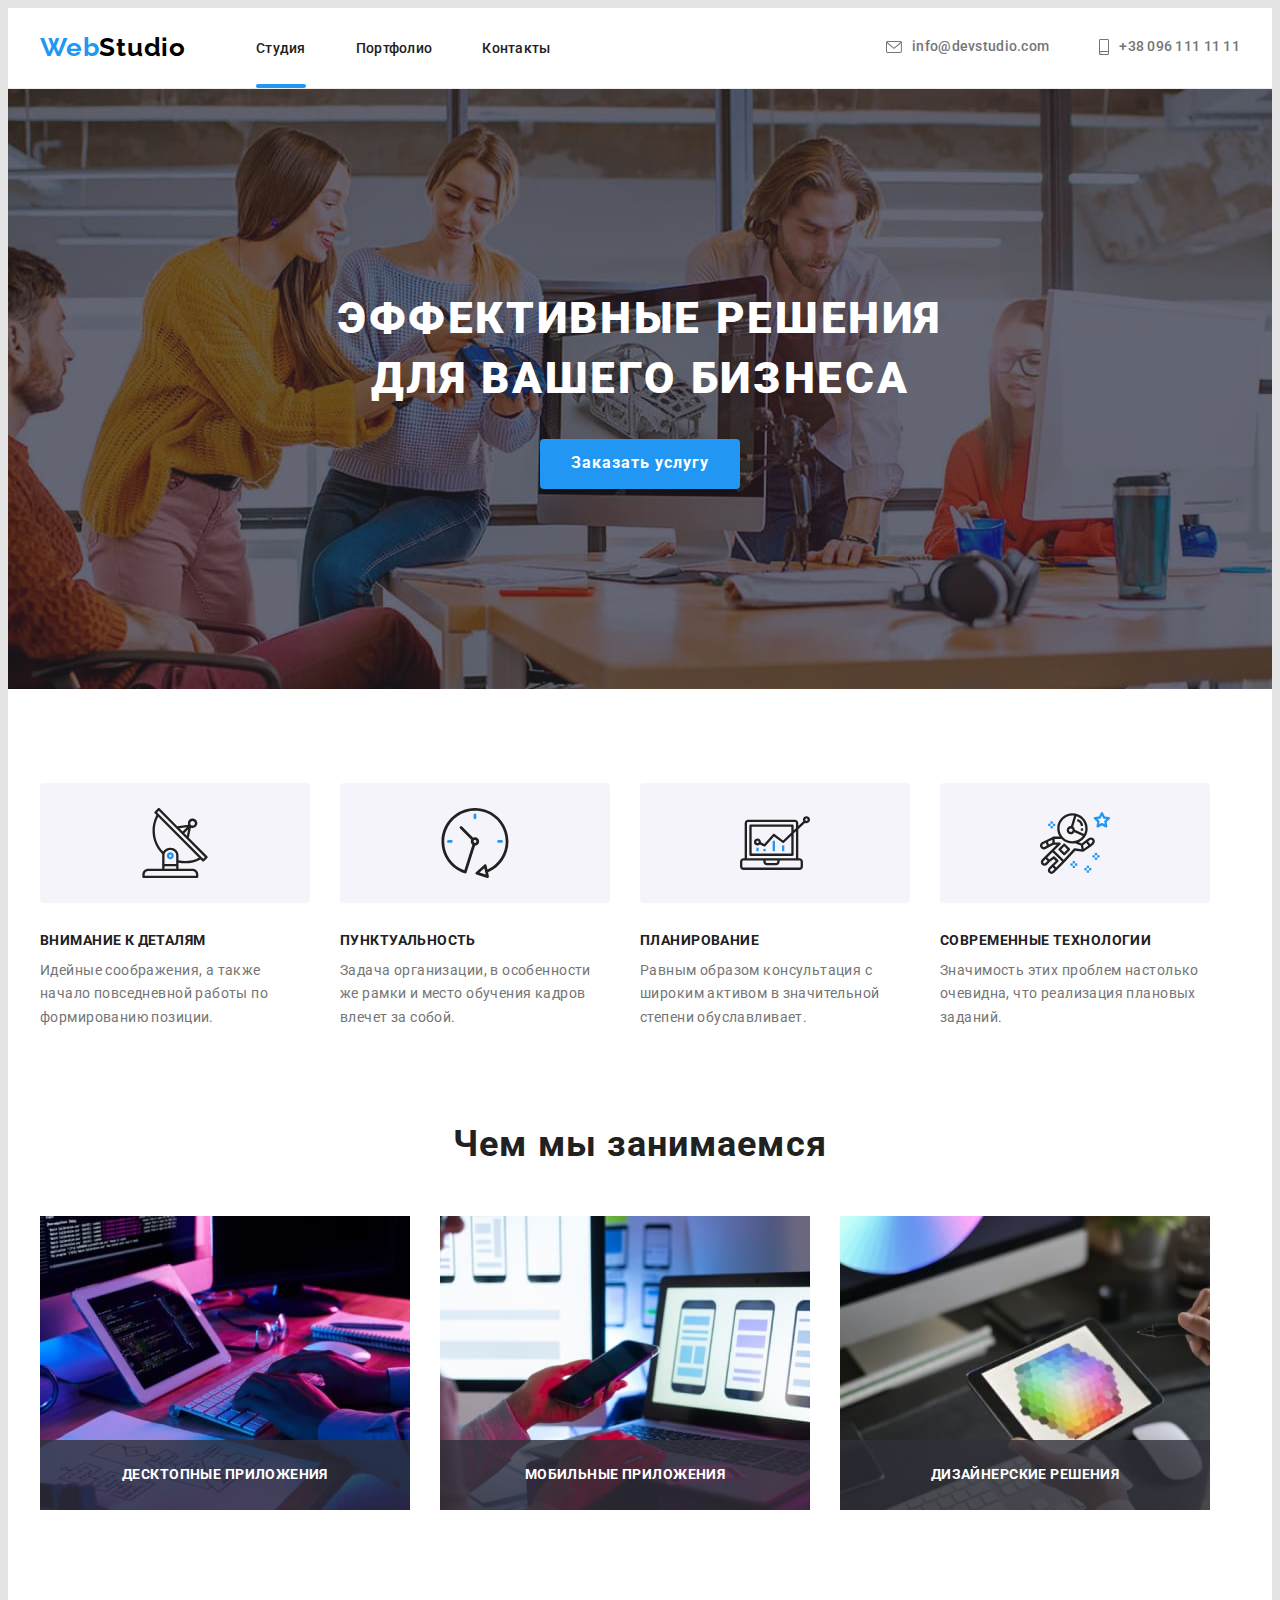
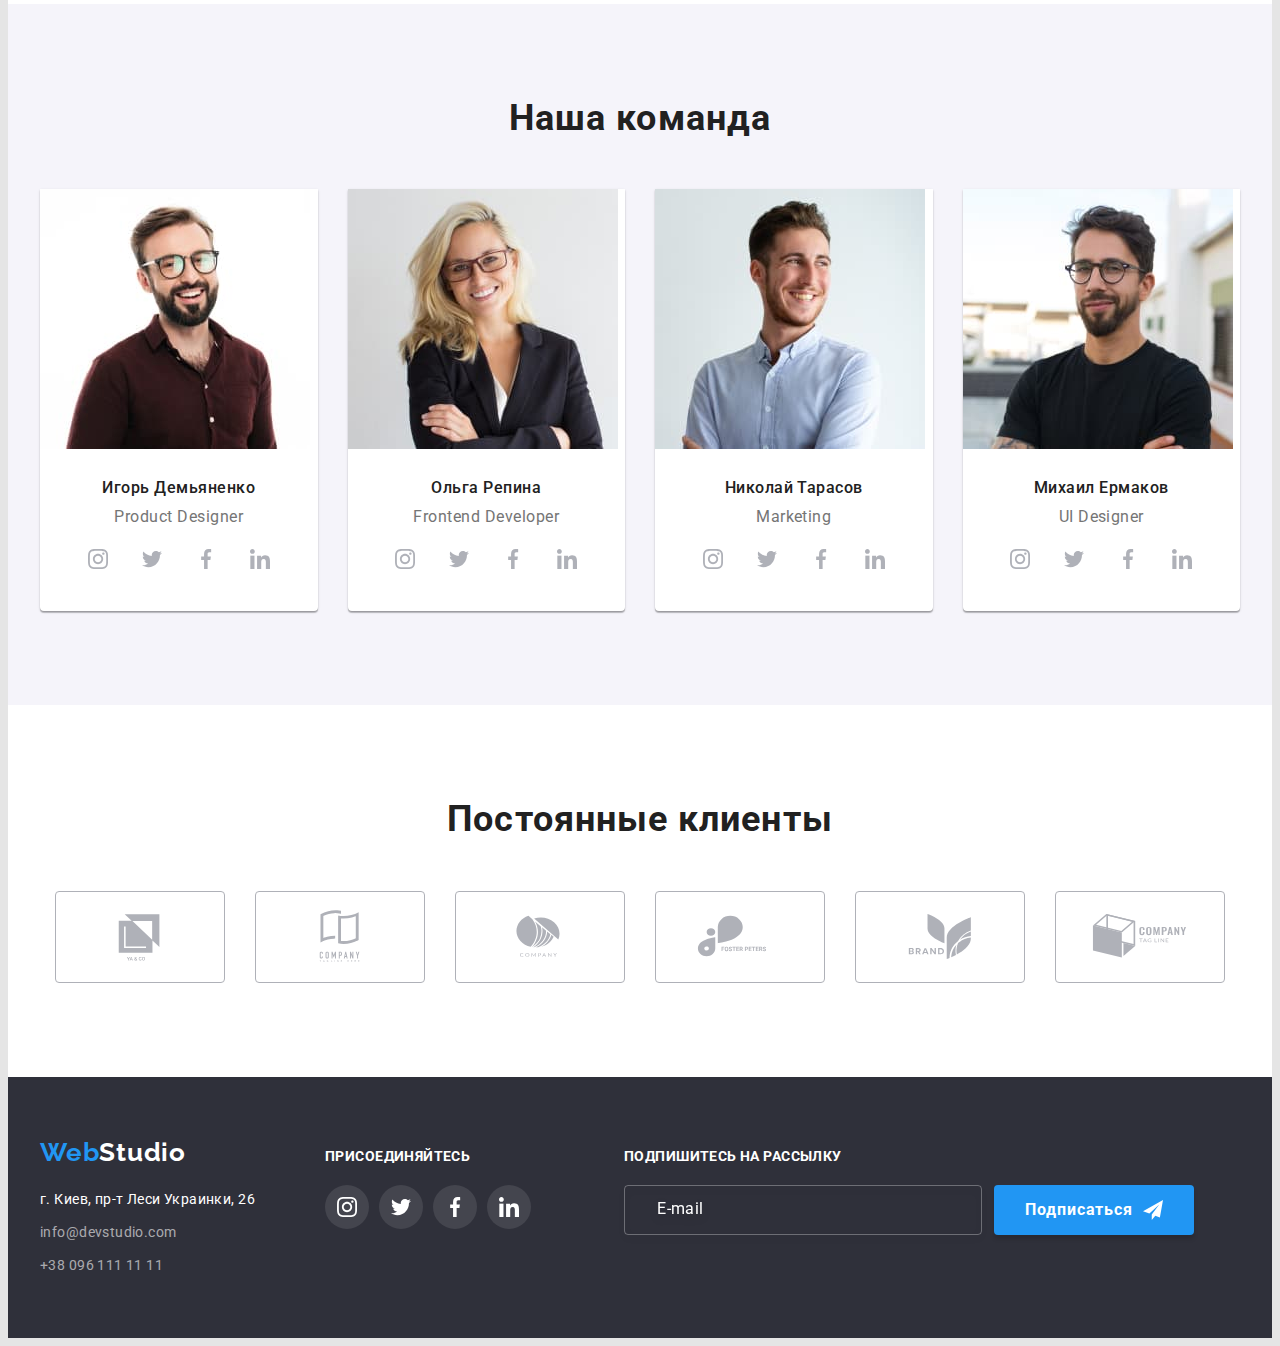
<file: index.html>
<!DOCTYPE html>
<html lang="ru">
  <head>
    <meta charset="UTF-8" />
    <meta http-equiv="X-UA-Compatible" content="IE=edge" />
    <meta name="viewport" content="width=device-width, initial-scale=1.0" />
    <title>Document</title>
    <link
      rel="stylesheet"
      href="https://cdnjs.cloudflare.com/ajax/libs/modern-normalize/1.1.0/modern-normalize.min.css"
      integrity="sha512-wpPYUAdjBVSE4KJnH1VR1HeZfpl1ub8YT/NKx4PuQ5NmX2tKuGu6U/JRp5y+Y8XG2tV+wKQpNHVUX03MfMFn9Q=="
      crossorigin="anonymous"
      referrerpolicy="no-referrer"
    />
    <link rel="preconnect" href="https://fonts.googleapis.com" />
    <link rel="preconnect" href="https://fonts.gstatic.com" crossorigin />
    <link
      href="https://fonts.googleapis.com/css2?family=Raleway:wght@700&family=Roboto:wght@400;500;700;900&display=swap"
      rel="stylesheet"
    />

    <link rel="stylesheet" href="./css/main.css" />
    <link rel="stylesheet" href="./css/main.min.css" />
  </head>
  <body>
    <!-- Header -->
    <header class="header">
      <div class="container header-container">
        <nav class="header-navigation">
          <a class="link logo header-navigation__logo--color-blue" href=""
            >Web<span class="logo header-navigation__logo--color-black"
              >Studio</span
            ></a
          >
          <ul class="list header-navigation__list">
            <li class="header-navigation__item">
              <a
                class="
                  link
                  header-navigation__link header-navigation__current--underline
                "
                href=""
                >Студия</a
              >
            </li>
            <li class="header-navigation__item">
              <a class="link header-navigation__link" href="./portfolio.html"
                >Портфолио</a
              >
            </li>
            <li class="header-navigation__item">
              <a class="link header-navigation__link" href="">Контакты</a>
            </li>
          </ul>
        </nav>
        <div class="header-contacts header-contacts-container">
          <a
            class="link header-contacts__mail"
            href="mailto:info@devstudio.com"
          >
            <svg class="header-contacts__icon" width="16" height="12">
              <use href="./image/icons.svg#icon-mail"></use>
            </svg>
            info@devstudio.com</a
          >
          <a class="link header-contacts__tel" href="tel:+380961111111">
            <svg class="header-contacts__icon" width="10" height="16">
              <use href="./image/icons.svg#icon-smartphone"></use>
            </svg>
            +38 096 111 11 11</a
          >
        </div>
      </div>
    </header>
    <!-- Hero -->
    <main class="hero">
      <section class="main-hero-section section">
        <h1 class="main-hero-section__title">
          Эффективные решения для вашего бизнеса
        </h1>
        <button class="btn" type="button" data-modal-open>
          Заказать услугу
        </button>
      </section>
      <section class="hero-section">
        <div class="container">
          <ul class="list responsibility-list">
            <li class="link hero-list">
              <div class="responsibility-list__item">
                <a href="" class="responsibility-list__link">
                  <svg class="responsibility-list__icon" width="70" height="70">
                    <use href="./image/icons.svg#icon-antenna"></use>
                  </svg>
                </a>
              </div>
              <h3 class="responsibility-list__title">Внимание к деталям</h3>
              <p class="responsibility-list__title-description">
                Идейные соображения, а также начало повседневной работы по
                формированию позиции.
              </p>
            </li>
            <li class="link hero-list">
              <div class="responsibility-list__item">
                <a href="" class="responsibility-list__link">
                  <svg class="responsibility-list__icon" width="70" height="70">
                    <use href="./image/icons.svg#icon-clock"></use>
                  </svg>
                </a>
              </div>
              <h3 class="responsibility-list__title">Пунктуальность</h3>
              <p class="responsibility-list__title-description">
                Задача организации, в особенности же рамки и место обучения
                кадров влечет за собой.
              </p>
            </li>
            <li class="link hero-list">
              <div class="responsibility-list__item">
                <a href="" class="responsibility-list__link">
                  <svg class="responsibility-list__icon" width="70" height="70">
                    <use href="./image/icons.svg#icon-diagram"></use>
                  </svg>
                </a>
              </div>
              <h3 class="responsibility-list__title">Планирование</h3>
              <p class="responsibility-list__title-description">
                Равным образом консультация с широким активом в значительной
                степени обуславливает.
              </p>
            </li>
            <li class="link hero-list">
              <div class="responsibility-list__item">
                <a href="" class="responsibility-list__link">
                  <svg class="responsibility-list__icon" width="70" height="70">
                    <use href="./image/icons.svg#icon-astronaut"></use>
                  </svg>
                </a>
              </div>
              <h3 class="responsibility-list__title">Современные технологии</h3>
              <p class="responsibility-list__title-description">
                Значимость этих проблем настолько очевидна, что реализация
                плановых заданий.
              </p>
            </li>
          </ul>
        </div>
      </section>
      <section class="about-us section">
        <div class="container">
          <h2 class="about-us__title sections-title">Чем мы занимаемся</h2>
          <ul class="list about-us-list">
            <li class="about-us-list__image">
              <img
                src="./image/box1.jpg"
                alt="робота з гаджетами"
                width="370"
                height="294"
              />
              <p class="about-us-list__text">Десктопные приложения</p>
            </li>
            <li class="about-us-list__image">
              <img
                src="./image/box2.jpg"
                alt="робота з гаджетами"
                width="370"
                height="294"
              />
              <p class="about-us-list__text">Мобильные приложения</p>
            </li>
            <li class="about-us-list__image">
              <img
                src="./image/box3.jpg"
                alt="робота з гаджетами"
                width="370"
                height="294"
              />
              <p class="about-us-list__text">Дизайнерские решения</p>
            </li>
          </ul>
        </div>
      </section>
      <section class="team-section section">
        <div class="container">
          <h2 class="team-section__title sections-title">Наша команда</h2>
          <ul class="list employee-list team-list">
            <li class="employee-list__item">
              <img
                src="./image/img.jpg"
                alt="зображення члена команди"
                width="270"
                height="260"
              />
              <div class="employee-list__names-professions">
                <h3 class="employee-list__name">Игорь Демьяненко</h3>
                <p lang="en" class="employee-list__proffesion">
                  Product Designer
                </p>
                <ul class="social-media-list list">
                  <li class="social-media-list__item">
                    <a href="" class="social-media-list__link">
                      <svg
                        class="social-media-list__icon--color-current"
                        width="20"
                        height="20"
                      >
                        <use href="./image/icons.svg#icon-instagram"></use>
                      </svg>
                    </a>
                  </li>
                  <li class="social-media-list__item">
                    <a href="" class="social-media-list__link">
                      <svg
                        class="social-media-list__icon--color-current"
                        width="20"
                        height="20"
                      >
                        <use href="./image/icons.svg#icon-twitter"></use>
                      </svg>
                    </a>
                  </li>
                  <li class="social-media-list__item">
                    <a href="" class="social-media-list__link">
                      <svg
                        class="social-media-list__icon--color-current"
                        width="20"
                        height="20"
                      >
                        <use href="./image/icons.svg#icon-facebook"></use>
                      </svg>
                    </a>
                  </li>
                  <li class="social-media-list__item">
                    <a href="" class="social-media-list__link">
                      <svg
                        class="social-media-list__icon--color-current"
                        width="20"
                        height="20"
                      >
                        <use href="./image/icons.svg#icon-linkedin"></use>
                      </svg>
                    </a>
                  </li>
                </ul>
              </div>
            </li>
            <li class="employee-list__item">
              <img
                src="./image/img1.jpg"
                alt="зображення члена команди"
                width="270"
                height="260"
              />
              <div class="employee-list__names-professions">
                <h3 class="employee-list__name">Ольга Репина</h3>
                <p lang="en" class="employee-list__proffesion">
                  Frontend Developer
                </p>
                <ul class="social-media-list list">
                  <li class="social-media-list__item">
                    <a href="" class="social-media-list__link">
                      <svg
                        class="social-media-list__icon--color-current"
                        width="20"
                        height="20"
                      >
                        <use href="./image/icons.svg#icon-instagram"></use>
                      </svg>
                    </a>
                  </li>
                  <li class="social-media-list__item">
                    <a href="" class="social-media-list__link">
                      <svg
                        class="social-media-list__icon--color-current"
                        width="20"
                        height="20"
                      >
                        <use href="./image/icons.svg#icon-twitter"></use>
                      </svg>
                    </a>
                  </li>
                  <li class="social-media-list__item">
                    <a href="" class="social-media-list__link">
                      <svg
                        class="social-media-list__icon--color-current"
                        width="20"
                        height="20"
                      >
                        <use href="./image/icons.svg#icon-facebook"></use>
                      </svg>
                    </a>
                  </li>
                  <li class="social-media-list__item">
                    <a href="" class="social-media-list__link">
                      <svg
                        class="social-media-list__icon--color-current"
                        width="20"
                        height="20"
                      >
                        <use href="./image/icons.svg#icon-linkedin"></use>
                      </svg>
                    </a>
                  </li>
                </ul>
              </div>
            </li>
            <li class="employee-list__item">
              <img
                src="./image/img2.jpg"
                alt="зображення члена команди"
                width="270"
                height="260"
              />
              <div class="employee-list__names-professions">
                <h3 class="employee-list__name">Николай Тарасов</h3>
                <p lang="en" class="employee-list__proffesion">Marketing</p>
                <ul class="social-media-list list">
                  <li class="social-media-list__item">
                    <a href="" class="social-media-list__link">
                      <svg
                        class="social-media-list__icon--color-current"
                        width="20"
                        height="20"
                      >
                        <use href="./image/icons.svg#icon-instagram"></use>
                      </svg>
                    </a>
                  </li>
                  <li class="social-media-list__item">
                    <a href="" class="social-media-list__link">
                      <svg
                        class="social-media-list__icon--color-current"
                        width="20"
                        height="20"
                      >
                        <use href="./image/icons.svg#icon-twitter"></use>
                      </svg>
                    </a>
                  </li>
                  <li class="social-media-list__item">
                    <a href="" class="social-media-list__link">
                      <svg
                        class="social-media-list__icon--color-current"
                        width="20"
                        height="20"
                      >
                        <use href="./image/icons.svg#icon-facebook"></use>
                      </svg>
                    </a>
                  </li>
                  <li class="social-media-list__item">
                    <a href="" class="social-media-list__link">
                      <svg
                        class="social-media-list__icon--color-current"
                        width="20"
                        height="20"
                      >
                        <use href="./image/icons.svg#icon-linkedin"></use>
                      </svg>
                    </a>
                  </li>
                </ul>
              </div>
            </li>
            <li class="employee-list__item">
              <img
                src="./image/img3.jpg"
                alt="зображення члена команди"
                width="270"
                height="260"
              />
              <div class="employee-list__names-professions">
                <h3 class="employee-list__name">Михаил Ермаков</h3>
                <p lang="en" class="employee-list__proffesion">UI Designer</p>
                <ul class="social-media-list list">
                  <li class="social-media-list__item">
                    <a href="" class="social-media-list__link">
                      <svg
                        class="social-media-list__icon--color-current"
                        width="20"
                        height="20"
                      >
                        <use href="./image/icons.svg#icon-instagram"></use>
                      </svg>
                    </a>
                  </li>
                  <li class="social-media-list__item">
                    <a href="" class="social-media-list__link">
                      <svg
                        class="social-media-list__icon--color-current"
                        width="20"
                        height="20"
                      >
                        <use href="./image/icons.svg#icon-twitter"></use>
                      </svg>
                    </a>
                  </li>
                  <li class="social-media-list__item">
                    <a href="" class="social-media-list__link">
                      <svg
                        class="social-media-list__icon--color-current"
                        width="20"
                        height="20"
                      >
                        <use href="./image/icons.svg#icon-facebook"></use>
                      </svg>
                    </a>
                  </li>
                  <li class="social-media-list__item">
                    <a href="" class="social-media-list__link">
                      <svg
                        class="social-media-list__icon--color-current"
                        width="20"
                        height="20"
                      >
                        <use href="./image/icons.svg#icon-linkedin"></use>
                      </svg>
                    </a>
                  </li>
                </ul>
              </div>
            </li>
          </ul>
        </div>
      </section>
      <section class="regular-customers-section section">
        <div class="customers">
          <h3 class="customers__title sections-title">Постоянные клиенты</h3>
          <ul class="customers-list list">
            <li class="customers-list__item">
              <a href="" class="customers-list__link">
                <svg class="customers-list__icon" width="106" height="60">
                  <use href="./image/icons.svg#icon-logo"></use>
                </svg>
              </a>
            </li>
            <li class="customers-list__item">
              <a href="" class="customers-list__link">
                <svg class="customers-list__icon" width="106" height="60">
                  <use href="./image/icons.svg#icon-logo1"></use>
                </svg>
              </a>
            </li>
            <li class="customers-list__item">
              <a href="" class="customers-list__link">
                <svg class="customers-list__icon" width="106" height="60">
                  <use href="./image/icons.svg#icon-logo2"></use>
                </svg>
              </a>
            </li>

            <li class="customers-list__item">
              <a href="" class="customers-list__link">
                <svg class="customers-list__icon" width="106" height="60">
                  <use href="./image/icons.svg#icon-logo3"></use>
                </svg>
              </a>
            </li>

            <li class="customers-list__item">
              <a href="" class="customers-list__link">
                <svg class="customers-list__icon" width="106" height="60">
                  <use href="./image/icons.svg#icon-logo4"></use>
                </svg>
              </a>
            </li>

            <li class="customers-list__item">
              <a href="" class="customers-list__link">
                <svg class="customers-list__icon" width="106" height="60">
                  <use href="./image/icons.svg#icon-logo5"></use>
                </svg>
              </a>
            </li>
          </ul>
        </div>
      </section>
    </main>
    <!-- footer -->
    <footer class="footer">
      <div class="footer-container container">
        <div class="footer-adress-block">
          <a class="link footer__logo--color-blue logo" href=""
            >Web<span class="footer__logo--color-white logo">Studio</span></a
          >
          <address class="adress">
            <ul class="list footer-adress-list">
              <li class="link footer-adress-list__item">
                <a
                  class="link footer-adress-list__adress"
                  href="https://goo.gl/maps/T3b9SDdPzFCn92a46"
                  target="_blank"
                  rel="noopener noreferrer"
                  >г. Киев, пр-т Леси Украинки, 26</a
                >
              </li>
              <li>
                <a
                  class="link footer-adress-list__mail"
                  href="mailto:info@devstudio.com"
                  >info@devstudio.com</a
                >
              </li>
              <li>
                <a class="link footer-adress-list__tel" href="tel:+380961111111"
                  >+38 096 111 11 11</a
                >
              </li>
            </ul>
          </address>
        </div>
        <div class="footer-link">
          <p lang="ru" class="footer-link__title">присоединяйтесь</p>
          <ul class="footer-media-list list">
            <li class="footer-media-list__item">
              <a href="" class="footer-media-list__link">
                <svg
                  class="footer-media-list__icon--color-current"
                  width="20"
                  height="20"
                >
                  <use href="./image/icons.svg#icon-instagram"></use>
                </svg>
              </a>
            </li>
            <li class="footer-media-list__item">
              <a href="" class="footer-media-list__link">
                <svg
                  class="footer-media-list__icon--color-current"
                  width="20"
                  height="20"
                >
                  <use href="./image/icons.svg#icon-twitter"></use>
                </svg>
              </a>
            </li>
            <li class="footer-media-list__item">
              <a href="" class="footer-media-list__link">
                <svg
                  class="footer-media-list__icon--color-current"
                  width="20"
                  height="20"
                >
                  <use href="./image/icons.svg#icon-facebook"></use>
                </svg>
              </a>
            </li>
            <li class="footer-media-list__item">
              <a href="" class="footer-media-list__link">
                <svg
                  class="footer-media-list__icon--color-current"
                  width="20"
                  height="20"
                >
                  <use href="./image/icons.svg#icon-linkedin"></use>
                </svg>
              </a>
            </li>
          </ul>
        </div>
        <div class="footer-subscribe subscribe-container">
          <p class="footer-subscribe__title">Подпишитесь на рассылку</p>
          <form action="#" class="footer-subscribe__form">
            <input
              type="email"
              minlength="2"
              id="email"
              name="user-email"
              class="footer-subscribe__form-input"
              placeholder="E-mail"
              required
            />
            <button type="submit" class="btn footer-subscribe__btn">
              Подписаться<svg
                class="footer-subscribe__btn-icon"
                width="20"
                height="20"
              >
                <use href="./image/icons.svg#icon-send"></use>
              </svg>
            </button>
          </form>
        </div>
      </div>
    </footer>
    <div class="backdrop is-hidden" data-modal>
      <div class="modal">
        <button type="button" class="modal__close" data-modal-close>
          <svg class="modal__close-icon" width="18" height="18">
            <use href="./image/icons.svg#icon-close"></use>
          </svg>
        </button>
        <p class="modal__title">Оставьте свои данные, мы вам перезвоним</p>
        <form action="#" class="modal__form">
          <div class="modal__field">
            <label for="name" class="modal__form-input-text">Имя</label>
            <div class="modal__input-wrap">
              <input
                type="text"
                id="name"
                name="user-name"
                minlength="2"
                class="modal__form-input"
                required
              />
              <svg class="modal__input-icon" width="18" height="18">
                <use href="./image/icons.svg#icon-person-black"></use>
              </svg>
            </div>
          </div>
          <div class="modal__field">
            <label for="tel" class="modal__form-input-text">Телефон</label>
            <div class="modal__input-wrap">
              <input
                type="tel"
                id="tel"
                name="user-tel"
                minlength="2"
                class="modal__form-input"
                required
              />
              <svg class="modal__input-icon" width="18" height="18">
                <use href="./image/icons.svg#icon-phone-black"></use>
              </svg>
            </div>
          </div>
          <div class="modal__field">
            <label for="modal-email" class="modal__form-input-text"
              >Почта</label
            >
            <div class="modal__input-wrap">
              <input
                type="email"
                minlength="2"
                id="modal-email"
                name="user-email"
                class="modal__form-input"
                required
              />
              <svg class="modal__input-icon" width="18" height="18">
                <use href="./image/icons.svg#icon-email-black"></use>
              </svg>
            </div>
          </div>
          <div class="modal__field">
            <label for="comments" class="modal__form-input-text"
              >Комментарий</label
            >
            <textarea
              name="comments"
              id="comments"
              class="modal__form-text"
              placeholder="Введите текст"
            ></textarea>
          </div>
          <div class="modal__field">
            <input
              type="checkbox"
              name="policy"
              id="policy"
              class="modal__check visually-hidden"
            />
            <label for="policy" class="modal__check-text">
              <span class="modal__check-item">
                <svg class="modal__check-icon" width="11" height="8">
                  <use href="./image/icons.svg#icon-check"></use>
                </svg>
              </span>
              Соглашаюсь с рассылкой и принимаю&nbsp;
              <a
                class="modal__check-box-link"
                href=""
                target="_blank"
                rel="noopener noreferrer"
              >
                Условия договора</a
              ></label
            >
          </div>
          <button type="submit" class="btn modal__btn">Отправить</button>
        </form>
      </div>
    </div>
    <script src="./js/modal.js"></script>
  </body>
</html>
</file>
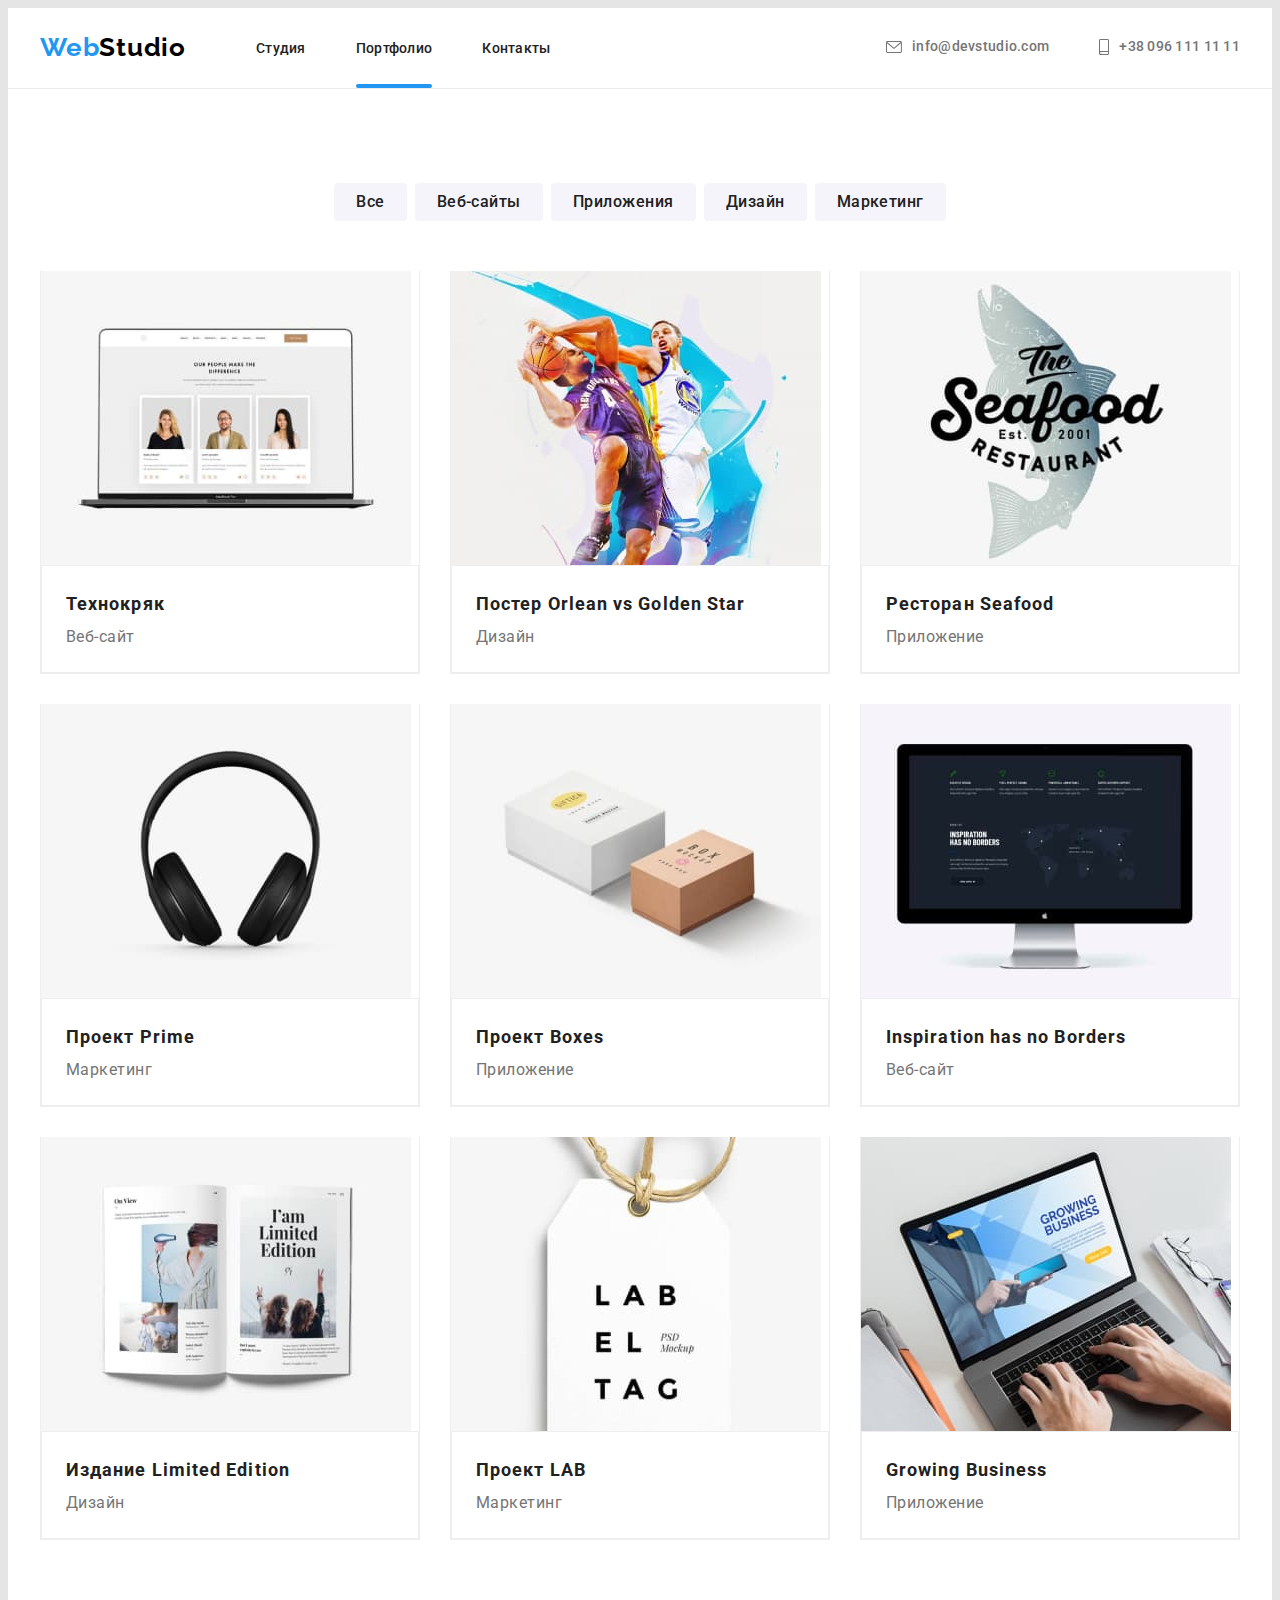
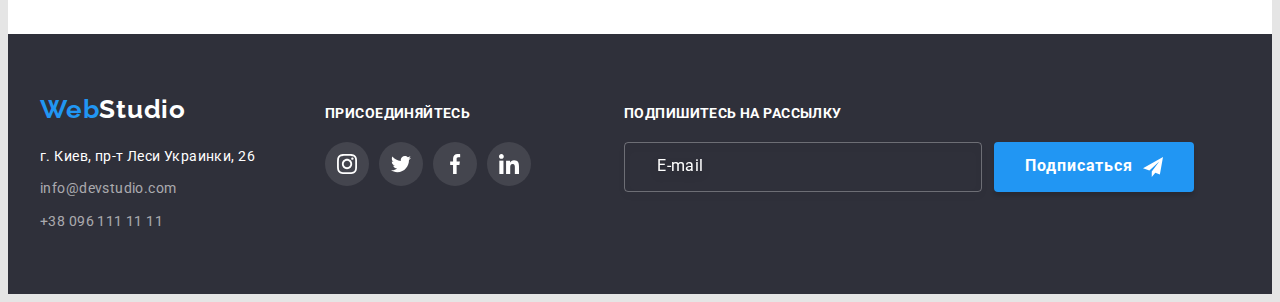
<file: portfolio.html>
<!DOCTYPE html>
<html lang="ru">
  <head>
    <meta charset="UTF-8" />
    <meta http-equiv="X-UA-Compatible" content="IE=edge" />
    <meta name="viewport" content="width=device-width, initial-scale=1.0" />
    <title>Portfolio</title>
    <link
      rel="stylesheet"
      href="https://cdnjs.cloudflare.com/ajax/libs/modern-normalize/1.1.0/modern-normalize.min.css"
      integrity="sha512-wpPYUAdjBVSE4KJnH1VR1HeZfpl1ub8YT/NKx4PuQ5NmX2tKuGu6U/JRp5y+Y8XG2tV+wKQpNHVUX03MfMFn9Q=="
      crossorigin="anonymous"
      referrerpolicy="no-referrer"
    />
    <link rel="preconnect" href="https://fonts.googleapis.com" />
    <link rel="preconnect" href="https://fonts.gstatic.com" crossorigin />
    <link
      href="https://fonts.googleapis.com/css2?family=Raleway:wght@700&family=Roboto:wght@400;500;700;900&display=swap"
      rel="stylesheet"
    />
    <link rel="stylesheet" href="./css/main.css" />
    <link rel="stylesheet" href="./css/main.min.css" />
  </head>
  <body>
    <!-- Header -->
    <header class="header">
      <div class="container header-container">
        <nav class="header-navigation">
          <a class="link link logo header-navigation__logo--color-blue" href=""
            >Web<span class="link logo header-navigation__logo--color-black"
              >Studio</span
            ></a
          >
          <ul class="list link header-navigation__list">
            <li class="link header-navigation__item">
              <a class="link link header-navigation__link" href="./index.html"
                >Студия</a
              >
            </li>
            <li class="link header-navigation__item">
              <a
                class="
                  link link
                  header-navigation__link header-navigation__current--underline
                "
                href=""
                >Портфолио</a
              >
            </li>
            <li class="link header-navigation__item">
              <a class="link link header-navigation__link" href="">Контакты</a>
            </li>
          </ul>
        </nav>
        <div class="header-contacts header-contacts-container">
          <a
            class="link header-contacts__mail"
            href="mailto:info@devstudio.com"
          >
            <svg class="header-contacts__icon" width="16" height="12">
              <use href="./image/icons.svg#icon-mail"></use>
            </svg>
            info@devstudio.com</a
          >
          <a class="link header-contacts__tel" href="tel:+380961111111">
            <svg class="header-contacts__icon" width="10" height="16">
              <use href="./image/icons.svg#icon-smartphone"></use>
            </svg>
            +38 096 111 11 11</a
          >
        </div>
      </div>
    </header>
    <!-- Hero -->
    <main class="portfolio-hero">
      <section class="portfolio-hero-section section">
        <div class="container">
          <div class="filters-button">
            <ul class="list filters-button__list">
              <li class="list filters-button__item">
                <button type="button" class="list filters-button__btn-item">
                  Все
                </button>
              </li>
              <li class="list filters-button__item">
                <button type="button" class="list filters-button__btn-item">
                  Веб-сайты
                </button>
              </li>
              <li class="list filters-button__item">
                <button type="button" class="list filters-button__btn-item">
                  Приложения
                </button>
              </li>
              <li class="list filters-button__item">
                <button type="button" class="list filters-button__btn-item">
                  Дизайн
                </button>
              </li>
              <li class="list filters-button__item">
                <button type="button" class="list filters-button__btn-item">
                  Маркетинг
                </button>
              </li>
            </ul>
          </div>
          <ul class="list card-set projects-list">
            <li class="card-set__item">
              <a href="" class="link card-set__link">
                <div class="card-set__item-wrap">
                  <img
                    src="./image/openlaptop.jpg"
                    alt="ноутбук із відкритим веб-сайтом"
                    width="370"
                    height="294"
                  />
                  <p class="card-set__top-text">
                    Технокряк это современная площадка распространения
                    коронавируса. Компании используют эту платформу для
                    цифрового шпионажа и атак на защищённые сервера конкурентов.
                  </p>
                </div>
                <div class="card-set__titles">
                  <h3 class="card-set__name">Технокряк</h3>
                  <p class="card-set__description">Веб-сайт</p>
                </div>
              </a>
            </li>
            <li class="card-set__item">
              <a href="" class="link card-set__link">
                <div class="card-set__item-wrap">
                  <img
                    src="./image/basketball.jpg"
                    alt="два чоловіка іграють у баскетбол"
                    width="370"
                    height="294"
                  />
                  <p class="card-set__top-text">
                    Технокряк это современная площадка распространения
                    коронавируса. Компании используют эту платформу для
                    цифрового шпионажа и атак на защищённые сервера конкурентов.
                  </p>
                </div>
                <div class="card-set__titles">
                  <h3 class="card-set__name">
                    Постер <span lang="en">Orlean vs Golden Star</span>
                  </h3>
                  <p class="card-set__description">Дизайн</p>
                </div>
              </a>
            </li>
            <li class="card-set__item">
              <a href="" class="link card-set__link">
                <div class="card-set__item-wrap">
                  <img
                    src="./image/logo.jpg"
                    alt="лейбл ресторану"
                    width="370"
                    height="294"
                  />
                  <p class="card-set__top-text">
                    Технокряк это современная площадка распространения
                    коронавируса. Компании используют эту платформу для
                    цифрового шпионажа и атак на защищённые сервера конкурентов.
                  </p>
                </div>
                <div class="card-set__titles">
                  <h3 class="card-set__name">
                    Ресторан <span lang="en">Seafood</span>
                  </h3>
                  <p class="card-set__description">Приложение</p>
                </div>
              </a>
            </li>
            <li class="card-set__item">
              <a href="" class="link card-set__link">
                <div class="card-set__item-wrap">
                  <img
                    src="./image/headphons.jpg"
                    alt="наушники"
                    width="370"
                    height="294"
                  />
                  <p class="card-set__top-text">
                    Технокряк это современная площадка распространения
                    коронавируса. Компании используют эту платформу для
                    цифрового шпионажа и атак на защищённые сервера конкурентов.
                  </p>
                </div>
                <div class="card-set__titles">
                  <h3 class="card-set__name">
                    Проект <span lang="en">Prime</span>
                  </h3>
                  <p class="card-set__description">Маркетинг</p>
                </div>
              </a>
            </li>
            <li class="card-set__item">
              <a href="" class="link card-set__link">
                <div class="card-set__item-wrap">
                  <img
                    src="./image/boxex.jpg"
                    alt="дві коробки"
                    width="370"
                    height="294"
                  />
                  <p class="card-set__top-text">
                    Технокряк это современная площадка распространения
                    коронавируса. Компании используют эту платформу для
                    цифрового шпионажа и атак на защищённые сервера конкурентов.
                  </p>
                </div>
                <div class="card-set__titles">
                  <h3 class="card-set__name">
                    Проект <span lang="en">Boxes</span>
                  </h3>
                  <p class="card-set__description">Приложение</p>
                </div>
              </a>
            </li>
            <li class="card-set__item">
              <a href="" class="link card-set__link">
                <div class="card-set__item-wrap">
                  <img
                    src="./image/laptop.jpg"
                    alt="екран компютера"
                    width="370"
                    height="294"
                  />
                  <p class="card-set__top-text">
                    Технокряк это современная площадка распространения
                    коронавируса. Компании используют эту платформу для
                    цифрового шпионажа и атак на защищённые сервера конкурентов.
                  </p>
                </div>
                <div class="card-set__titles">
                  <h3 class="card-set__name" lang="en">
                    Inspiration has no Borders
                  </h3>
                  <p class="card-set__description">Веб-сайт</p>
                </div>
              </a>
            </li>
            <li class="card-set__item">
              <a href="" class="link card-set__link">
                <div class="card-set__item-wrap">
                  <img
                    src="./image/book.jpg"
                    alt="відкрита книжка"
                    width="370"
                    height="294"
                  />
                  <p class="card-set__top-text">
                    Технокряк это современная площадка распространения
                    коронавируса. Компании используют эту платформу для
                    цифрового шпионажа и атак на защищённые сервера конкурентов.
                  </p>
                </div>
                <div class="card-set__titles">
                  <h3 class="card-set__name">
                    Издание <span lang="en">Limited Edition</span>
                  </h3>
                  <p class="card-set__description">Дизайн</p>
                </div>
              </a>
            </li>
            <li class="card-set__item">
              <a href="" class="link card-set__link">
                <div class="card-set__item-wrap">
                  <img
                    src="./image/jewerly.jpg"
                    alt="кулон із написом"
                    width="370"
                    height="294"
                  />
                  <p class="card-set__top-text">
                    Технокряк это современная площадка распространения
                    коронавируса. Компании используют эту платформу для
                    цифрового шпионажа и атак на защищённые сервера конкурентов.
                  </p>
                </div>
                <div class="card-set__titles">
                  <h3 class="card-set__name">
                    Проект <span lang="en">LAB</span>
                  </h3>
                  <p class="card-set__description">Маркетинг</p>
                </div>
              </a>
            </li>
            <li class="card-set__item">
              <a href="" class="link card-set__link">
                <div class="card-set__item-wrap">
                  <img
                    src="./image/laptoponworking.jpg"
                    alt="робота із клавіатурою лептопа"
                    width="370"
                    height="294"
                  />
                  <p class="card-set__top-text">
                    Технокряк это современная площадка распространения
                    коронавируса. Компании используют эту платформу для
                    цифрового шпионажа и атак на защищённые сервера конкурентов.
                  </p>
                </div>
                <div class="card-set__titles">
                  <h3 class="card-set__name" lang="en">Growing Business</h3>
                  <p class="card-set__description">Приложение</p>
                </div>
              </a>
            </li>
          </ul>
        </div>
      </section>
    </main>
    <!-- footer -->
    <footer class="footer">
      <div class="footer-container container">
        <div class="footer-adress-block">
          <a class="link footer__logo--color-blue logo" href=""
            >Web<span class="footer__logo--color-white logo">Studio</span></a
          >
          <address class="adress">
            <ul class="list footer-adress-list">
              <li class="link footer-adress-list__item">
                <a
                  class="link footer-adress-list__adress"
                  href="https://goo.gl/maps/T3b9SDdPzFCn92a46"
                  target="_blank"
                  rel="noopener noreferrer"
                  >г. Киев, пр-т Леси Украинки, 26</a
                >
              </li>
              <li>
                <a
                  class="link footer-adress-list__mail"
                  href="mailto:info@devstudio.com"
                  >info@devstudio.com</a
                >
              </li>
              <li>
                <a class="link footer-adress-list__tel" href="tel:+380961111111"
                  >+38 096 111 11 11</a
                >
              </li>
            </ul>
          </address>
        </div>
        <div class="footer-link">
          <p lang="ru" class="footer-link__title">присоединяйтесь</p>
          <ul class="footer-media-list list">
            <li class="footer-media-list__item">
              <a href="" class="footer-media-list__link">
                <svg
                  class="footer-media-list__icon--color-current"
                  width="20"
                  height="20"
                >
                  <use href="./image/icons.svg#icon-instagram"></use>
                </svg>
              </a>
            </li>
            <li class="footer-media-list__item">
              <a href="" class="footer-media-list__link">
                <svg
                  class="footer-media-list__icon--color-current"
                  width="20"
                  height="20"
                >
                  <use href="./image/icons.svg#icon-twitter"></use>
                </svg>
              </a>
            </li>
            <li class="footer-media-list__item">
              <a href="" class="footer-media-list__link">
                <svg
                  class="footer-media-list__icon--color-current"
                  width="20"
                  height="20"
                >
                  <use href="./image/icons.svg#icon-facebook"></use>
                </svg>
              </a>
            </li>
            <li class="footer-media-list__item">
              <a href="" class="footer-media-list__link">
                <svg
                  class="footer-media-list__icon--color-current"
                  width="20"
                  height="20"
                >
                  <use href="./image/icons.svg#icon-linkedin"></use>
                </svg>
              </a>
            </li>
          </ul>
        </div>
        <div class="footer-subscribe subscribe-container">
          <p class="footer-subscribe__title">Подпишитесь на рассылку</p>
          <form action="#" class="footer-subscribe__form">
            <input
              type="email"
              minlength="2"
              id="email"
              name="user-email"
              class="footer-subscribe__form-input"
              placeholder="E-mail"
              required
            />
            <button type="submit" class="btn footer-subscribe__btn">
              Подписаться<svg
                class="footer-subscribe__btn-icon"
                width="20"
                height="20"
              >
                <use href="./image/icons.svg#icon-send"></use>
              </svg>
            </button>
          </form>
        </div>
      </div>
    </footer>
  </body>
</html>
</file>
<file: css/main.css>
:root {
  --main-title-color: #ffffff;
  --second-title-color: #212121;
  --main-text-color: #757575;
  --adress-text-color: #ffffff;
  --accent-color: #2196f3;
  --main-button-color: #2196f3;
  --link-text-color: #757575;
  --header-text-color: #212121;
}

.list {
  list-style: none;
}

.link {
  text-decoration: none;
}

.section {
  padding-bottom: 94px;
  padding-top: 94px;
}

body {
  font-family: "Roboto", sans-serif;
  background-color: #e5e5e5;
  color: var(--main-text-color);
}

p,
h1,
h2,
h3,
h4,
h5,
h6 {
  margin: 0;
}

ul {
  margin: 0;
  padding: 0;
}

button {
  cursor: pointer;
}

img {
  display: block;
  max-width: 100%;
  height: auto;
}

.visually-hidden {
  position: absolute;
  white-space: nowrap;
  width: 1px;
  height: 1px;
  overflow: hidden;
  border: 0;
  margin: 0;
  clip: rect(0 0 0 0);
  clip-path: inset(50%);
  margin: -1px;
}

.btn {
  margin: 0 auto;
  font-family: inherit;
  font-weight: 700;
  font-size: 16px;
  line-height: 1.9;
  letter-spacing: 0.06em;
  color: #ffffff;
}

.btn {
  border-style: none;
  width: 200px;
  height: 50px;
  background: #2196f3;
  box-shadow: 0px 4px 4px rgba(0, 0, 0, 0.15);
  border-radius: 4px;
  transition: color 250ms cubic-bezier(0.4, 0, 0.2, 1);
}

.btn:hover, .btn:focus {
  color: #ffffff;
}

.container {
  width: 1200px;
  padding-left: 15px;
  padding-right: 15px;
  margin: 0 auto;
}

.logo {
  font-family: "Raleway";
  font-style: normal;
  font-weight: 700;
  font-size: 26px;
  line-height: 1.19;
  letter-spacing: 0.03em;
}

.backdrop {
  width: 100vw;
  height: 100vh;
  background-color: rgba(0, 0, 0, 0.486);
  position: fixed;
  top: 0;
  transition: opacity 666ms, visibility 666ms;
}

.backdrop.is-hidden .modal {
  transform: scale(1.25) rotate(180deg) translate(999px);
  transition: transform 666ms;
}

.modal {
  width: 528px;
  min-height: 581px;
  background-color: #ffffff;
  box-shadow: 0px 1px 3px rgba(0, 0, 0, 0.12), 0px 1px 1px rgba(0, 0, 0, 0.14), 0px 2px 1px rgba(0, 0, 0, 0.2);
  border-radius: 4px;
  position: absolute;
  top: 50%;
  left: 50%;
  padding: 40px;
  transform: scale(1) rotate(0);
  transition: transform 666ms;
  transform: translate(-50%, -50%);
}

.modal__close {
  width: 30px;
  height: 30px;
  background: #ffffff;
  border: 1px solid rgba(0, 0, 0, 0.1);
  box-sizing: border-box;
  border-radius: 50%;
  position: absolute;
  top: 8px;
  right: 8px;
  display: flex;
  align-items: center;
  justify-content: center;
  transition: 250ms cubic-bezier(0.4, 0, 0.2, 1);
  color: #000000;
}

.modal__close:hover {
  color: var(--accent-color);
}

.modal__close-icon {
  fill: currentColor;
}

.is-hidden {
  visibility: hidden;
  opacity: 0;
  pointer-events: none;
}

.modal__title {
  font-weight: 700;
  font-size: 20px;
  line-height: 1.15;
  letter-spacing: 0.03em;
  margin-bottom: 30px;
  text-align: center;
  color: var(--second-title-color);
}

.modal__field {
  margin-bottom: 10px;
}

.modal__input-wrap {
  position: relative;
}

.modal__input-icon {
  position: absolute;
  left: 12px;
  top: 50%;
  transform: translateY(-50%);
}

.modal__form-input {
  width: 100%;
  height: 40px;
  border: 1px solid rgba(33, 33, 33, 0.2);
  box-sizing: border-box;
  border-radius: 4px;
  font-size: 14px;
  padding-left: 42px;
  padding-right: 12px;
  outline: none;
  transition: color 250ms cubic-bezier(0.4, 0, 0.2, 1);
  color: var(--main-text-color);
}

.modal__form-input:focus {
  border-color: var(--accent-color);
}

.modal__form-input:focus + .modal__input-icon {
  fill: var(--accent-color);
}

.modal__form-text {
  width: 100%;
  height: 120px;
  font-weight: 400;
  font-size: 14px;
  border: 1px solid rgba(33, 33, 33, 0.2);
  box-sizing: border-box;
  border-radius: 4px;
  padding: 12px 16px;
  outline: none;
  resize: none;
  color: var(--main-text-color);
}

.modal__form-input-text {
  font-weight: 500;
  font-size: 14px;
  line-height: 1.14;
  letter-spacing: 0.01em;
  padding-bottom: 4px;
  display: block;
}

.modal__check-text {
  font-family: Roboto;
  font-style: normal;
  display: flex;
  align-items: center;
  justify-content: center;
  font-weight: 400;
  font-size: 14px;
  line-height: 1.71;
  letter-spacing: 0.03em;
  margin-bottom: 20px;
  color: var(--main-text-color);
}

.modal__check-box-link {
  color: var(--accent-color);
}

.modal__check-item {
  width: 16px;
  height: 15px;
  border: 2px solid #000000;
  border-radius: 2px;
  margin-right: 8px;
  display: flex;
  align-items: center;
  justify-content: center;
}

.modal__check-icon {
  fill: #ffffff;
}

.modal__check:checked + .modal__check-text .modal__check-item {
  background-color: var(--accent-color);
  border: none;
}

.modal__btn {
  display: block;
  margin: 0 auto;
}

.sections-title {
  font-weight: 700;
  font-size: 36px;
  line-height: 1.16;
  text-align: center;
  margin-bottom: 50px;
  letter-spacing: 0.03em;
  color: var(--second-title-color);
}

.header {
  background-color: #ffffff;
  padding-top: 24px;
  padding-bottom: 25px;
  border-bottom: 1px solid #ececec;
}

.header-navigation__list {
  display: flex;
}

.header-navigation {
  display: flex;
  align-items: center;
  justify-content: center;
}

.header-contacts-container {
  display: flex;
  align-items: center;
  justify-content: center;
  margin-left: auto;
}

.header-container {
  display: flex;
  align-items: center;
  justify-content: center;
}

.header-navigation__logo--color-blue {
  margin-right: 70px;
  color: #2196f3;
}

.header-navigation__logo--color-black {
  color: #000000;
}

.header-navigation__item:not(:last-child) {
  margin-right: 50px;
}

.header-navigation__link {
  font-weight: 500;
  font-size: 14px;
  line-height: 1.14;
  letter-spacing: 0.02em;
  color: var(--header-text-color);
  transition: color 250ms cubic-bezier(0.4, 0, 0.2, 1);
  position: relative;
}

.header-navigation__link:hover, .header-navigation__link:focus {
  color: var(--accent-color);
}

.header-navigation__link.header-navigation__current--underline::after {
  content: "";
  width: 100%;
  height: 4px;
  background: #2196f3;
  border-radius: 2px;
  position: absolute;
  display: block;
  bottom: -32px;
  left: 0;
}

.header-contacts__mail {
  font-weight: 500;
  font-size: 14px;
  line-height: 1.14;
  letter-spacing: 0.02em;
  display: flex;
  align-items: center;
  justify-content: center;
  transition: color 250ms cubic-bezier(0.4, 0, 0.2, 1);
  color: var(--link-text-color);
}

.header-contacts__mail:hover, .header-contacts__mail:focus {
  color: var(--accent-color);
}

.header-contacts__icon {
  display: flex;
  align-items: center;
  justify-content: center;
  margin-right: 10px;
  fill: currentColor;
  transition: color 250ms cubic-bezier(0.4, 0, 0.2, 1);
}

.header-contacts__icon:hover, .header-contacts__icon:focus {
  fill: var(--accent-color);
}

.header-contacts__tel {
  font-weight: 500;
  font-size: 14px;
  line-height: 1.14;
  letter-spacing: 0.02em;
  display: flex;
  align-items: center;
  justify-content: center;
  transition: color 250ms cubic-bezier(0.4, 0, 0.2, 1);
  margin-left: 50px;
  color: var(--link-text-color);
}

.header-contacts__tel:hover, .header-contacts__tel:focus {
  color: var(--accent-color);
}

.main-hero-section {
  background-color: #2f303a;
  background-image: linear-gradient(rgba(47, 48, 58, 0.4), rgba(47, 48, 58, 0.4)), url(../image/imghero.jpg);
  background-repeat: no-repeat;
  background-position: center;
  background-size: cover;
  text-align: center;
  flex-direction: column;
  padding: 200px 0px;
}

.main-hero-section__title {
  font-weight: 900;
  font-size: 44px;
  line-height: 1.36;
  letter-spacing: 0.06em;
  width: 696px;
  margin: 0 auto;
  margin-bottom: 30px;
  text-align: center;
  text-transform: uppercase;
  color: var(--main-title-color);
}

.customers-list {
  display: flex;
  align-items: center;
  justify-content: center;
}

.customers-list__item {
  width: 170px;
  height: 92px;
}

.customers-list__item:not(:last-child) {
  margin-right: 30px;
}

.customers-list__link {
  width: 100%;
  height: 100%;
  display: flex;
  align-items: center;
  justify-content: center;
  background-color: #ffffff;
  border: 1px solid #afb1b8;
  box-sizing: border-box;
  border-radius: 4px;
  transition: color 250ms cubic-bezier(0.4, 0, 0.2, 1), border-color 250ms cubic-bezier(0.4, 0, 0.2, 1);
  color: #afb1b8;
}

.customers-list__link:hover, .customers-list__link:focus {
  color: #2196f3;
  border: 1px solid #2196f3;
}

.customers-list__icon {
  fill: currentColor;
}

.regular-customers-section {
  background-color: #ffffff;
}

.custumers__title {
  text-shadow: 0px 4px 4px rgba(0, 0, 0, 0.25);
}

.about-us-list {
  display: flex;
}

.about-us-list__image {
  position: relative;
}

.about-us-list__image:not(:last-child) {
  margin-right: 30px;
}

.about-us-list__text {
  position: absolute;
  width: 100%;
  height: 70px;
  bottom: 0;
  left: 0;
  display: flex;
  align-items: center;
  justify-content: center;
  font-weight: 700;
  font-size: 14px;
  line-height: 1.14;
  letter-spacing: 0.03em;
  text-transform: uppercase;
  background: rgba(47, 48, 58, 0.8);
  color: #ffffff;
}

.about-us {
  background-color: #ffffff;
}

.responsibility-list__item {
  margin-bottom: 30px;
  width: 270px;
  height: 120px;
}

.responsibility-list__item + .responsibility-list__item {
  margin-left: 30px;
}

.responsibility-list__link {
  width: 100%;
  height: 100%;
  display: flex;
  align-items: center;
  justify-content: center;
  background: #f5f4fa;
  border-radius: 4px;
}

.responsibility-list {
  display: flex;
}

.hero-list:not(:last-child) {
  margin-right: 30px;
}

.responsibility-list__title {
  margin-bottom: 10px;
}

.hero-section {
  background-color: #fff;
  padding-top: 94px;
}

.responsibility-list__title {
  font-weight: 700;
  font-size: 14px;
  line-height: 1.14;
  letter-spacing: 0.03em;
  text-transform: uppercase;
  color: var(--second-title-color);
}

.responsibility-list__title-description {
  font-weight: 400;
  font-size: 14px;
  line-height: 1.7;
  letter-spacing: 0.03em;
  width: 270px;
  color: var(--main-text-color);
}

.employee-list__name {
  margin-bottom: 10px;
  font-weight: 500;
  font-size: 16px;
  line-height: 1.18;
  letter-spacing: 0.03em;
  text-align: center;
  color: var(--second-title-color);
}

.employee-list__proffesion {
  font-weight: 400;
  font-size: 16px;
  line-height: 1.18;
  letter-spacing: 0.03em;
  text-align: center;
  margin-bottom: 10px;
  color: var(--main-text-color);
}

.team-section {
  background-color: #f5f4fa;
}

.team-list {
  display: flex;
  flex-wrap: wrap;
  margin-left: -30px;
}

.employee-list__item {
  flex-basis: calc(100% / 4 - 30px);
  margin-left: 30px;
  background: #ffffff;
  box-shadow: 0px 1px 3px rgba(0, 0, 0, 0.12), 0px 1px 1px rgba(0, 0, 0, 0.14), 0px 2px 1px rgba(0, 0, 0, 0.2);
  border-radius: 0px 0px 4px 4px;
}

.employee-list__names-professions {
  padding-top: 30px;
  padding-bottom: 30px;
}

.social-media-list {
  display: flex;
  align-items: center;
  justify-content: center;
}

.social-media-list__item {
  width: 44px;
  height: 44px;
}

.social-media-list__item + .social-media-list__item {
  margin-left: 10px;
}

.social-media-list__link {
  width: 100%;
  height: 100%;
  display: flex;
  align-items: center;
  justify-content: center;
  background-color: #ffffff;
  border-radius: 50%;
  transition: color 250ms cubic-bezier(0.4, 0, 0.2, 1), background-color 250ms cubic-bezier(0.4, 0, 0.2, 1);
  color: #afb1b8;
}

.social-media-list__link:hover, .social-media-list__link:focus {
  background-color: #2196f3;
  color: #ffffff;
}

.social-media-list__icon--color-current {
  fill: currentColor;
}

.footer {
  padding-top: 60px;
  padding-bottom: 60px;
  background-color: #2f303a;
}

.footer-container {
  display: flex;
  align-items: baseline;
}

.footer__logo--color-blue {
  color: #2196f3;
}

.footer__logo--color-white {
  color: var(--main-title-color);
}

.footer-adress-list__adress {
  font-weight: 400;
  font-size: 14px;
  line-height: 1.71;
  letter-spacing: 0.03em;
  font-style: normal;
  font-family: inherit;
  color: #ffffff;
}

.footer-adress-block {
  margin-right: 70px;
}

.footer-adress-list__mail {
  display: block;
  margin-bottom: 9px;
  font-style: normal;
  font-family: inherit;
  font-weight: 400;
  font-size: 14px;
  line-height: 1.71;
  letter-spacing: 0.03em;
  color: rgba(255, 255, 255, 0.6);
  transition: color 250ms cubic-bezier(0.4, 0, 0.2, 1);
}

.footer-adress-list__mail:hover, .footer-adress-list__mail:focus {
  color: var(--accent-color);
}

.footer-adress-list__tel {
  font-style: normal;
  font-family: inherit;
  font-weight: 400;
  font-size: 14px;
  line-height: 1.71;
  letter-spacing: 0.03em;
  color: rgba(255, 255, 255, 0.6);
  transition: color 250ms cubic-bezier(0.4, 0, 0.2, 1);
}

.footer-adress-list__tel:hover, .footer-adress-list__tel:focus {
  color: var(--accent-color);
}

.footer-adress-list__list {
  display: block;
}

.footer-adress-list__item {
  margin-top: 20px;
  margin-bottom: 9px;
}

.footer-link__title {
  font-family: Roboto;
  margin-bottom: 20px;
  font-style: normal;
  font-weight: 700;
  font-size: 14px;
  line-height: 1.14;
  letter-spacing: 0.03em;
  text-transform: uppercase;
  color: #ffffff;
}

.footer-media-list {
  display: flex;
  align-items: center;
  justify-content: center;
}

.footer-media-list__item {
  width: 44px;
  height: 44px;
}

.footer-media-list__item + .footer-media-list__item {
  margin-left: 10px;
}

.footer-media-list__link {
  width: 100%;
  height: 100%;
  display: flex;
  align-items: center;
  justify-content: center;
  background-color: rgba(255, 255, 255, 0.1);
  transition: color 250ms cubic-bezier(0.4, 0, 0.2, 1), background-color 250ms cubic-bezier(0.4, 0, 0.2, 1);
  border-radius: 50%;
  color: #ffffff;
}

.footer-media-list__link:hover, .footer-media-list__link:focus {
  background-color: #2196f3;
  color: #ffffff;
}

.footer-media-list__icon--color-current {
  fill: currentColor;
}

.subscribe-container {
  margin-left: 93px;
}

.footer-subscribe__form {
  display: flex;
}

.footer-subscribe__title {
  font-family: Roboto;
  margin-bottom: 20px;
  font-style: normal;
  font-weight: 700;
  font-size: 14px;
  line-height: 1.14;
  letter-spacing: 0.03em;
  text-transform: uppercase;
  color: #ffffff;
}

.footer-subscribe__form-input {
  width: 358px;
  height: 50px;
  margin-right: 12px;
  background-color: transparent;
  border: 1px solid rgba(255, 255, 255, 0.3);
  box-sizing: border-box;
  filter: drop-shadow(0px 4px 4px rgba(0, 0, 0, 0.15));
  border-radius: 4px;
  color: var(--main-text-color);
  padding-left: 16px;
  transition: color 250ms cubic-bezier(0.4, 0, 0.2, 1);
}

.footer-subscribe__form-input:focus {
  border-color: var(--accent-color);
}

.footer-subscribe__form-input::placeholder {
  width: 47px;
  height: 20px;
  font-family: Roboto;
  font-style: normal;
  font-weight: 400;
  font-size: 16px;
  line-height: 1.25;
  letter-spacing: 0.03em;
  display: flex;
  align-items: center;
  justify-content: center;
  padding-top: 15px;
  padding-left: 16px;
  color: #ffffff;
}

.footer-subscribe__btn {
  display: flex;
  align-items: center;
  justify-content: center;
  margin: 0 auto;
}

.footer-subscribe__btn-icon {
  margin-left: 10px;
}

.portfolio-hero {
  background-color: #ffffff;
}

.filters-button__btn-item {
  font-family: inherit;
  cursor: pointer;
  font-weight: 500;
  font-size: 16px;
  line-height: 1.62;
  letter-spacing: 0.03em;
  border-style: none;
  background: #f5f4fa;
  border-radius: 4px;
  padding: 6px 22px;
  border-width: 0;
  transition: color 250ms cubic-bezier(0.4, 0, 0.2, 1), background-color 250ms cubic-bezier(0.4, 0, 0.2, 1);
  color: var(--header-text-color);
}

.filters-button__btn-item:hover, .filters-button__btn-item:focus {
  background-color: var(--accent-color);
  color: #ffffff;
}

.filters-button__btn-item {
  fill: currentColor;
}

.filters-button__list {
  display: flex;
  align-items: center;
  justify-content: center;
  margin-bottom: 50px;
}

.filters-button__item:not(:last-child) {
  margin-right: 8px;
}

.card-set__name {
  font-weight: 700;
  font-size: 18px;
  line-height: 2;
  letter-spacing: 0.06em;
  color: var(--second-title-color);
}

.card-set__description {
  font-weight: 400;
  font-size: 16px;
  line-height: 1.87;
  letter-spacing: 0.03em;
  color: var(--main-text-color);
}

.projects-list {
  display: flex;
  flex-wrap: wrap;
  margin-left: -30px;
  margin-bottom: -30px;
}

.card-set__item {
  flex-basis: calc(100% / 3 - 30px);
  margin-left: 30px;
  margin-bottom: 30px;
  background: #ffffff;
  border: 1px solid #eeeeee;
  border-top: none;
  box-sizing: border-box;
}

.card-set__titles {
  padding: 20px 24px;
  background: #ffffff;
  border: 1px solid #eeeeee;
  box-sizing: border-box;
  transition: color 250ms cubic-bezier(0.4, 0, 0.2, 1);
}

.card-set__link {
  display: block;
}

.card-set__link:hover, .card-set__link:focus {
  box-shadow: 0px 1px 1px rgba(0, 0, 0, 0.12), 0px 4px 4px rgba(0, 0, 0, 0.06), 1px 4px 6px rgba(0, 0, 0, 0.16);
}

.card-set__item-wrap {
  position: relative;
  overflow: hidden;
}

.card-set__top-text {
  position: absolute;
  top: 0;
  left: 0;
  background-color: rgba(33, 150, 243, 0.9);
  padding: 63px 24px;
  color: #ffffff;
  font-weight: 400;
  font-size: 18px;
  line-height: 1.5;
  letter-spacing: 0.03em;
  height: 100%;
  transform: translateY(100%);
  transition: 250ms cubic-bezier(0.4, 0, 0.2, 1);
}

.card-set__item:hover .card-set__top-text {
  transform: translateY(0);
}
/*# sourceMappingURL=main.css.map */
</file>
<file: css/main.min.css>
:root{--main-title-color: #ffffff;--second-title-color: #212121;--main-text-color: #757575;--adress-text-color: #ffffff;--accent-color: #2196f3;--main-button-color: #2196f3;--link-text-color: #757575;--header-text-color: #212121}.list{list-style:none}.link{text-decoration:none}.section{padding-bottom:94px;padding-top:94px}body{font-family:"Roboto", sans-serif;background-color:#e5e5e5;color:var(--main-text-color)}p,h1,h2,h3,h4,h5,h6{margin:0}ul{margin:0;padding:0}button{cursor:pointer}img{display:block;max-width:100%;height:auto}.visually-hidden{position:absolute;white-space:nowrap;width:1px;height:1px;overflow:hidden;border:0;margin:0;clip:rect(0 0 0 0);clip-path:inset(50%);margin:-1px}.btn{margin:0 auto;font-family:inherit;font-weight:700;font-size:16px;line-height:1.9;letter-spacing:0.06em;color:#ffffff}.btn{border-style:none;width:200px;height:50px;background:#2196f3;box-shadow:0px 4px 4px rgba(0,0,0,0.15);border-radius:4px;transition:color 250ms cubic-bezier(0.4, 0, 0.2, 1)}.btn:hover,.btn:focus{color:#ffffff}.container{width:1200px;padding-left:15px;padding-right:15px;margin:0 auto}.logo{font-family:"Raleway";font-style:normal;font-weight:700;font-size:26px;line-height:1.19;letter-spacing:0.03em}.backdrop{width:100vw;height:100vh;background-color:rgba(0,0,0,0.486);position:fixed;top:0;transition:opacity 666ms, visibility 666ms}.backdrop.is-hidden .modal{transform:scale(1.25) rotate(180deg) translate(999px);transition:transform 666ms}.modal{width:528px;min-height:581px;background-color:#ffffff;box-shadow:0px 1px 3px rgba(0,0,0,0.12),0px 1px 1px rgba(0,0,0,0.14),0px 2px 1px rgba(0,0,0,0.2);border-radius:4px;position:absolute;top:50%;left:50%;padding:40px;transform:scale(1) rotate(0);transition:transform 666ms;transform:translate(-50%, -50%)}.modal__close{width:30px;height:30px;background:#ffffff;border:1px solid rgba(0,0,0,0.1);box-sizing:border-box;border-radius:50%;position:absolute;top:8px;right:8px;display:flex;align-items:center;justify-content:center;transition:250ms cubic-bezier(0.4, 0, 0.2, 1);color:#000000}.modal__close:hover{color:var(--accent-color)}.modal__close-icon{fill:currentColor}.is-hidden{visibility:hidden;opacity:0;pointer-events:none}.modal__title{font-weight:700;font-size:20px;line-height:1.15;letter-spacing:.03em;margin-bottom:30px;text-align:center;color:var(--second-title-color)}.modal__field{margin-bottom:10px}.modal__input-wrap{position:relative}.modal__input-icon{position:absolute;left:12px;top:50%;transform:translateY(-50%)}.modal__form-input{width:100%;height:40px;border:1px solid rgba(33,33,33,0.2);box-sizing:border-box;border-radius:4px;font-size:14px;padding-left:42px;padding-right:12px;outline:none;transition:color 250ms cubic-bezier(0.4, 0, 0.2, 1);color:var(--main-text-color)}.modal__form-input:focus{border-color:var(--accent-color)}.modal__form-input:focus+.modal__input-icon{fill:var(--accent-color)}.modal__form-text{width:100%;height:120px;font-weight:400;font-size:14px;border:1px solid rgba(33,33,33,0.2);box-sizing:border-box;border-radius:4px;padding:12px 16px;outline:none;resize:none;color:var(--main-text-color)}.modal__form-input-text{font-weight:500;font-size:14px;line-height:1.14;letter-spacing:.01em;padding-bottom:4px;display:block}.modal__check-text{font-family:Roboto;font-style:normal;display:flex;align-items:center;justify-content:center;font-weight:400;font-size:14px;line-height:1.71;letter-spacing:.03em;margin-bottom:20px;color:var(--main-text-color)}.modal__check-box-link{color:var(--accent-color)}.modal__check-item{width:16px;height:15px;border:2px solid #000000;border-radius:2px;margin-right:8px;display:flex;align-items:center;justify-content:center}.modal__check-icon{fill:#ffffff}.modal__check:checked+.modal__check-text .modal__check-item{background-color:var(--accent-color);border:none}.modal__btn{display:block;margin:0 auto}.sections-title{font-weight:700;font-size:36px;line-height:1.16;text-align:center;margin-bottom:50px;letter-spacing:0.03em;color:var(--second-title-color)}.header{background-color:#ffffff;padding-top:24px;padding-bottom:25px;border-bottom:1px solid #ececec}.header-navigation__list{display:flex}.header-navigation{display:flex;align-items:center;justify-content:center}.header-contacts-container{display:flex;align-items:center;justify-content:center;margin-left:auto}.header-container{display:flex;align-items:center;justify-content:center}.header-navigation__logo--color-blue{margin-right:70px;color:#2196f3}.header-navigation__logo--color-black{color:#000000}.header-navigation__item:not(:last-child){margin-right:50px}.header-navigation__link{font-weight:500;font-size:14px;line-height:1.14;letter-spacing:.02em;color:var(--header-text-color);transition:color 250ms cubic-bezier(0.4, 0, 0.2, 1);position:relative}.header-navigation__link:hover,.header-navigation__link:focus{color:var(--accent-color)}.header-navigation__link.header-navigation__current--underline::after{content:"";width:100%;height:4px;background:#2196f3;border-radius:2px;position:absolute;display:block;bottom:-32px;left:0}.header-contacts__mail{font-weight:500;font-size:14px;line-height:1.14;letter-spacing:.02em;display:flex;align-items:center;justify-content:center;transition:color 250ms cubic-bezier(0.4, 0, 0.2, 1);color:var(--link-text-color)}.header-contacts__mail:hover,.header-contacts__mail:focus{color:var(--accent-color)}.header-contacts__icon{display:flex;align-items:center;justify-content:center;margin-right:10px;fill:currentColor;transition:color 250ms cubic-bezier(0.4, 0, 0.2, 1)}.header-contacts__icon:hover,.header-contacts__icon:focus{fill:var(--accent-color)}.header-contacts__tel{font-weight:500;font-size:14px;line-height:1.14;letter-spacing:.02em;display:flex;align-items:center;justify-content:center;transition:color 250ms cubic-bezier(0.4, 0, 0.2, 1);margin-left:50px;color:var(--link-text-color)}.header-contacts__tel:hover,.header-contacts__tel:focus{color:var(--accent-color)}.main-hero-section{background-color:#2f303a;background-image:linear-gradient(rgba(47,48,58,0.4), rgba(47,48,58,0.4)),url(../image/imghero.jpg);background-repeat:no-repeat;background-position:center;background-size:cover;text-align:center;flex-direction:column;padding:200px 0px}.main-hero-section__title{font-weight:900;font-size:44px;line-height:1.36;letter-spacing:.06em;width:696px;margin:0 auto;margin-bottom:30px;text-align:center;text-transform:uppercase;color:var(--main-title-color)}.customers-list{display:flex;align-items:center;justify-content:center}.customers-list__item{width:170px;height:92px}.customers-list__item:not(:last-child){margin-right:30px}.customers-list__link{width:100%;height:100%;display:flex;align-items:center;justify-content:center;background-color:#ffffff;border:1px solid #afb1b8;box-sizing:border-box;border-radius:4px;transition:color 250ms cubic-bezier(0.4, 0, 0.2, 1),border-color 250ms cubic-bezier(0.4, 0, 0.2, 1);color:#afb1b8}.customers-list__link:hover,.customers-list__link:focus{color:#2196f3;border:1px solid #2196f3}.customers-list__icon{fill:currentColor}.regular-customers-section{background-color:#ffffff}.custumers__title{text-shadow:0px 4px 4px rgba(0,0,0,0.25)}.about-us-list{display:flex}.about-us-list__image{position:relative}.about-us-list__image:not(:last-child){margin-right:30px}.about-us-list__text{position:absolute;width:100%;height:70px;bottom:0;left:0;display:flex;align-items:center;justify-content:center;font-weight:700;font-size:14px;line-height:1.14;letter-spacing:.03em;text-transform:uppercase;background:rgba(47,48,58,0.8);color:#ffffff}.about-us{background-color:#ffffff}.responsibility-list__item{margin-bottom:30px;width:270px;height:120px}.responsibility-list__item+.responsibility-list__item{margin-left:30px}.responsibility-list__link{width:100%;height:100%;display:flex;align-items:center;justify-content:center;background:#f5f4fa;border-radius:4px}.responsibility-list{display:flex}.hero-list:not(:last-child){margin-right:30px}.responsibility-list__title{margin-bottom:10px}.hero-section{background-color:#fff;padding-top:94px}.responsibility-list__title{font-weight:700;font-size:14px;line-height:1.14;letter-spacing:.03em;text-transform:uppercase;color:var(--second-title-color)}.responsibility-list__title-description{font-weight:400;font-size:14px;line-height:1.7;letter-spacing:.03em;width:270px;color:var(--main-text-color)}.employee-list__name{margin-bottom:10px;font-weight:500;font-size:16px;line-height:1.18;letter-spacing:.03em;text-align:center;color:var(--second-title-color)}.employee-list__proffesion{font-weight:400;font-size:16px;line-height:1.18;letter-spacing:.03em;text-align:center;margin-bottom:10px;color:var(--main-text-color)}.team-section{background-color:#f5f4fa}.team-list{display:flex;flex-wrap:wrap;margin-left:-30px}.employee-list__item{flex-basis:calc(100% / 4 - 30px);margin-left:30px;background:#ffffff;box-shadow:0px 1px 3px rgba(0,0,0,0.12),0px 1px 1px rgba(0,0,0,0.14),0px 2px 1px rgba(0,0,0,0.2);border-radius:0px 0px 4px 4px}.employee-list__names-professions{padding-top:30px;padding-bottom:30px}.social-media-list{display:flex;align-items:center;justify-content:center}.social-media-list__item{width:44px;height:44px}.social-media-list__item+.social-media-list__item{margin-left:10px}.social-media-list__link{width:100%;height:100%;display:flex;align-items:center;justify-content:center;background-color:#ffffff;border-radius:50%;transition:color 250ms cubic-bezier(0.4, 0, 0.2, 1),background-color 250ms cubic-bezier(0.4, 0, 0.2, 1);color:#afb1b8}.social-media-list__link:hover,.social-media-list__link:focus{background-color:#2196f3;color:#ffffff}.social-media-list__icon--color-current{fill:currentColor}.footer{padding-top:60px;padding-bottom:60px;background-color:#2f303a}.footer-container{display:flex;align-items:baseline}.footer__logo--color-blue{color:#2196f3}.footer__logo--color-white{color:var(--main-title-color)}.footer-adress-list__adress{font-weight:400;font-size:14px;line-height:1.71;letter-spacing:.03em;font-style:normal;font-family:inherit;color:#ffffff}.footer-adress-block{margin-right:70px}.footer-adress-list__mail{display:block;margin-bottom:9px;font-style:normal;font-family:inherit;font-weight:400;font-size:14px;line-height:1.71;letter-spacing:.03em;color:rgba(255,255,255,0.6);transition:color 250ms cubic-bezier(0.4, 0, 0.2, 1)}.footer-adress-list__mail:hover,.footer-adress-list__mail:focus{color:var(--accent-color)}.footer-adress-list__tel{font-style:normal;font-family:inherit;font-weight:400;font-size:14px;line-height:1.71;letter-spacing:.03em;color:rgba(255,255,255,0.6);transition:color 250ms cubic-bezier(0.4, 0, 0.2, 1)}.footer-adress-list__tel:hover,.footer-adress-list__tel:focus{color:var(--accent-color)}.footer-adress-list__list{display:block}.footer-adress-list__item{margin-top:20px;margin-bottom:9px}.footer-link__title{font-family:Roboto;margin-bottom:20px;font-style:normal;font-weight:700;font-size:14px;line-height:1.14;letter-spacing:.03em;text-transform:uppercase;color:#ffffff}.footer-media-list{display:flex;align-items:center;justify-content:center}.footer-media-list__item{width:44px;height:44px}.footer-media-list__item+.footer-media-list__item{margin-left:10px}.footer-media-list__link{width:100%;height:100%;display:flex;align-items:center;justify-content:center;background-color:rgba(255,255,255,0.1);transition:color 250ms cubic-bezier(0.4, 0, 0.2, 1),background-color 250ms cubic-bezier(0.4, 0, 0.2, 1);border-radius:50%;color:#ffffff}.footer-media-list__link:hover,.footer-media-list__link:focus{background-color:#2196f3;color:#ffffff}.footer-media-list__icon--color-current{fill:currentColor}.subscribe-container{margin-left:93px}.footer-subscribe__form{display:flex}.footer-subscribe__title{font-family:Roboto;margin-bottom:20px;font-style:normal;font-weight:700;font-size:14px;line-height:1.14;letter-spacing:.03em;text-transform:uppercase;color:#ffffff}.footer-subscribe__form-input{width:358px;height:50px;margin-right:12px;background-color:transparent;border:1px solid rgba(255,255,255,0.3);box-sizing:border-box;filter:drop-shadow(0px 4px 4px rgba(0,0,0,0.15));border-radius:4px;color:var(--main-text-color);padding-left:16px;transition:color 250ms cubic-bezier(0.4, 0, 0.2, 1)}.footer-subscribe__form-input:focus{border-color:var(--accent-color)}.footer-subscribe__form-input::placeholder{width:47px;height:20px;font-family:Roboto;font-style:normal;font-weight:400;font-size:16px;line-height:1.25;letter-spacing:.03em;display:flex;align-items:center;justify-content:center;padding-top:15px;padding-left:16px;color:#ffffff}.footer-subscribe__btn{display:flex;align-items:center;justify-content:center;margin:0 auto}.footer-subscribe__btn-icon{margin-left:10px}.portfolio-hero{background-color:#ffffff}.filters-button__btn-item{font-family:inherit;cursor:pointer;font-weight:500;font-size:16px;line-height:1.62;letter-spacing:.03em;border-style:none;background:#f5f4fa;border-radius:4px;padding:6px 22px;border-width:0;transition:color 250ms cubic-bezier(0.4, 0, 0.2, 1),background-color 250ms cubic-bezier(0.4, 0, 0.2, 1);color:var(--header-text-color)}.filters-button__btn-item:hover,.filters-button__btn-item:focus{background-color:var(--accent-color);color:#ffffff}.filters-button__btn-item{fill:currentColor}.filters-button__list{display:flex;align-items:center;justify-content:center;margin-bottom:50px}.filters-button__item:not(:last-child){margin-right:8px}.card-set__name{font-weight:700;font-size:18px;line-height:2;letter-spacing:.06em;color:var(--second-title-color)}.card-set__description{font-weight:400;font-size:16px;line-height:1.87;letter-spacing:.03em;color:var(--main-text-color)}.projects-list{display:flex;flex-wrap:wrap;margin-left:-30px;margin-bottom:-30px}.card-set__item{flex-basis:calc(100% / 3 - 30px);margin-left:30px;margin-bottom:30px;background:#ffffff;border:1px solid #eeeeee;border-top:none;box-sizing:border-box}.card-set__titles{padding:20px 24px;background:#ffffff;border:1px solid #eeeeee;box-sizing:border-box;transition:color 250ms cubic-bezier(0.4, 0, 0.2, 1)}.card-set__link{display:block}.card-set__link:hover,.card-set__link:focus{box-shadow:0px 1px 1px rgba(0,0,0,0.12),0px 4px 4px rgba(0,0,0,0.06),1px 4px 6px rgba(0,0,0,0.16)}.card-set__item-wrap{position:relative;overflow:hidden}.card-set__top-text{position:absolute;top:0;left:0;background-color:rgba(33,150,243,0.9);padding:63px 24px;color:#ffffff;font-weight:400;font-size:18px;line-height:1.5;letter-spacing:.03em;height:100%;transform:translateY(100%);transition:250ms cubic-bezier(0.4, 0, 0.2, 1)}.card-set__item:hover .card-set__top-text{transform:translateY(0)}
/*# sourceMappingURL=main.min.css.map */
</file>
